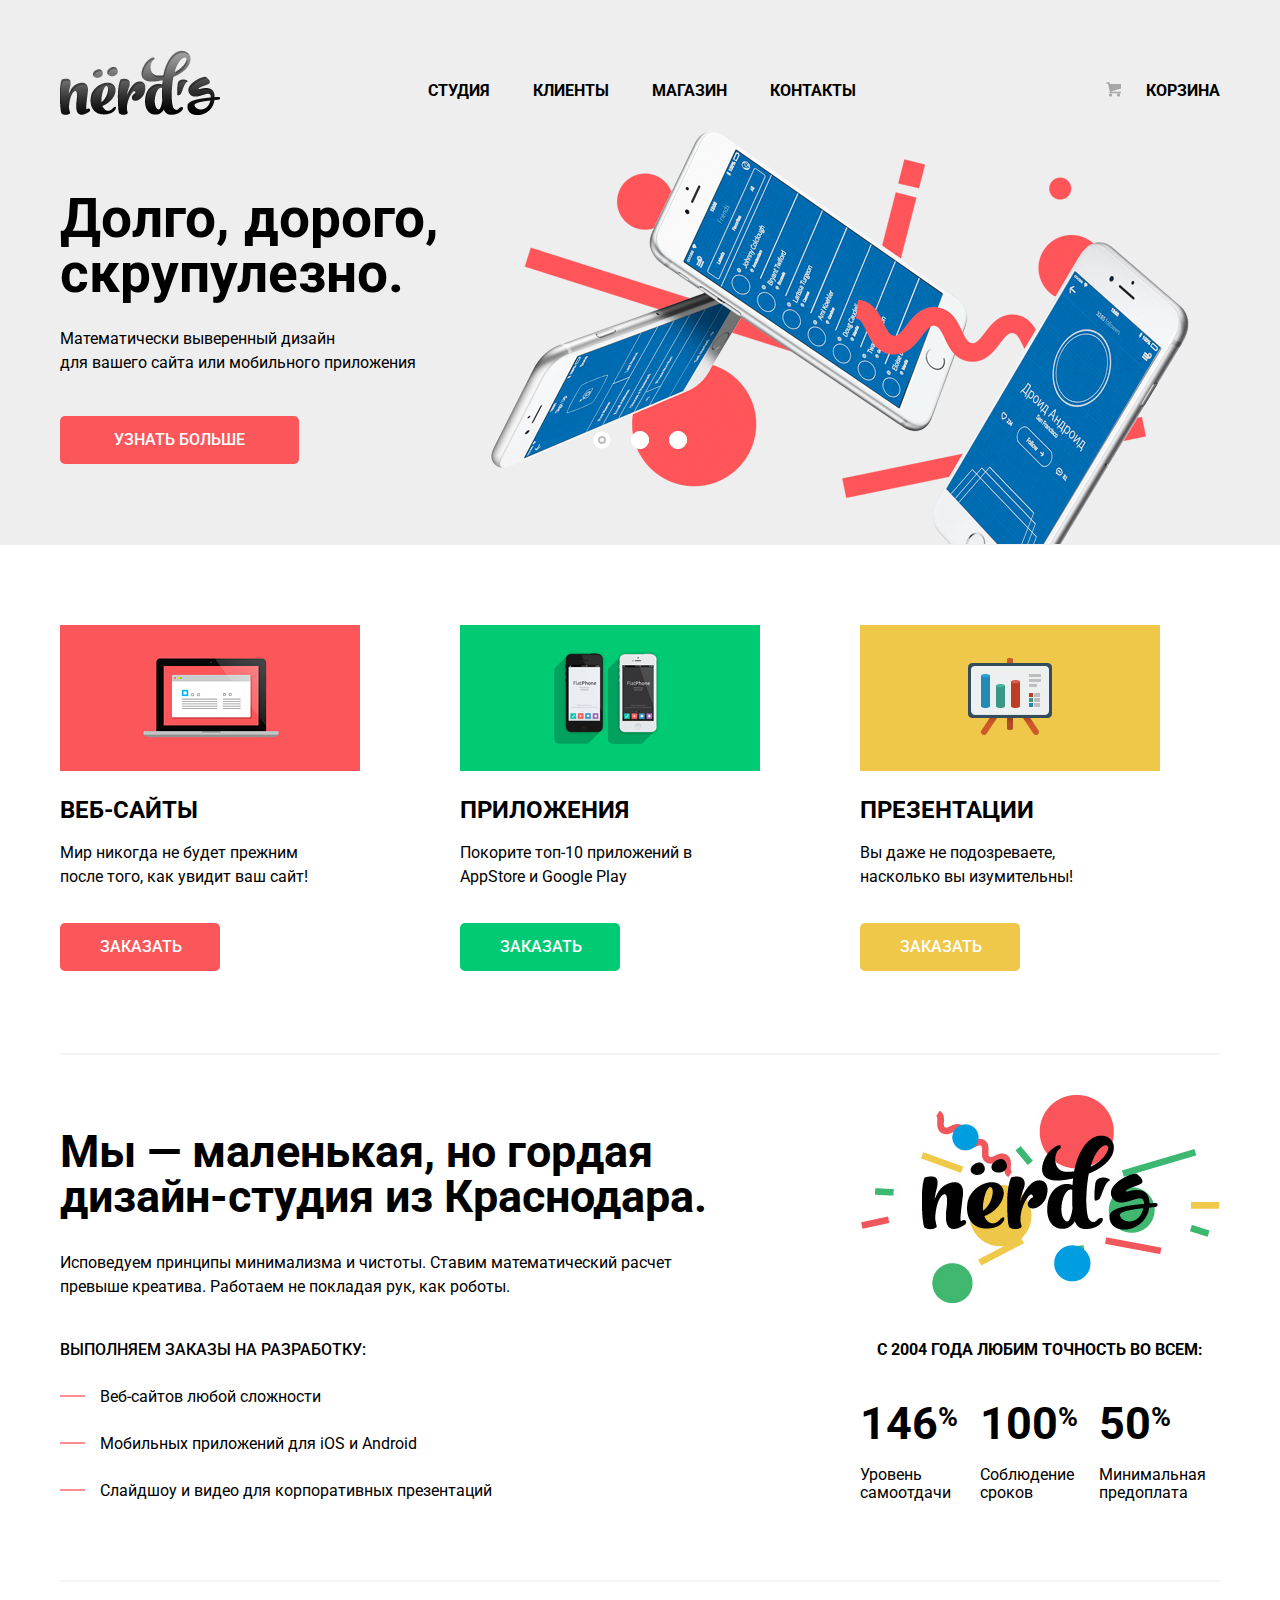
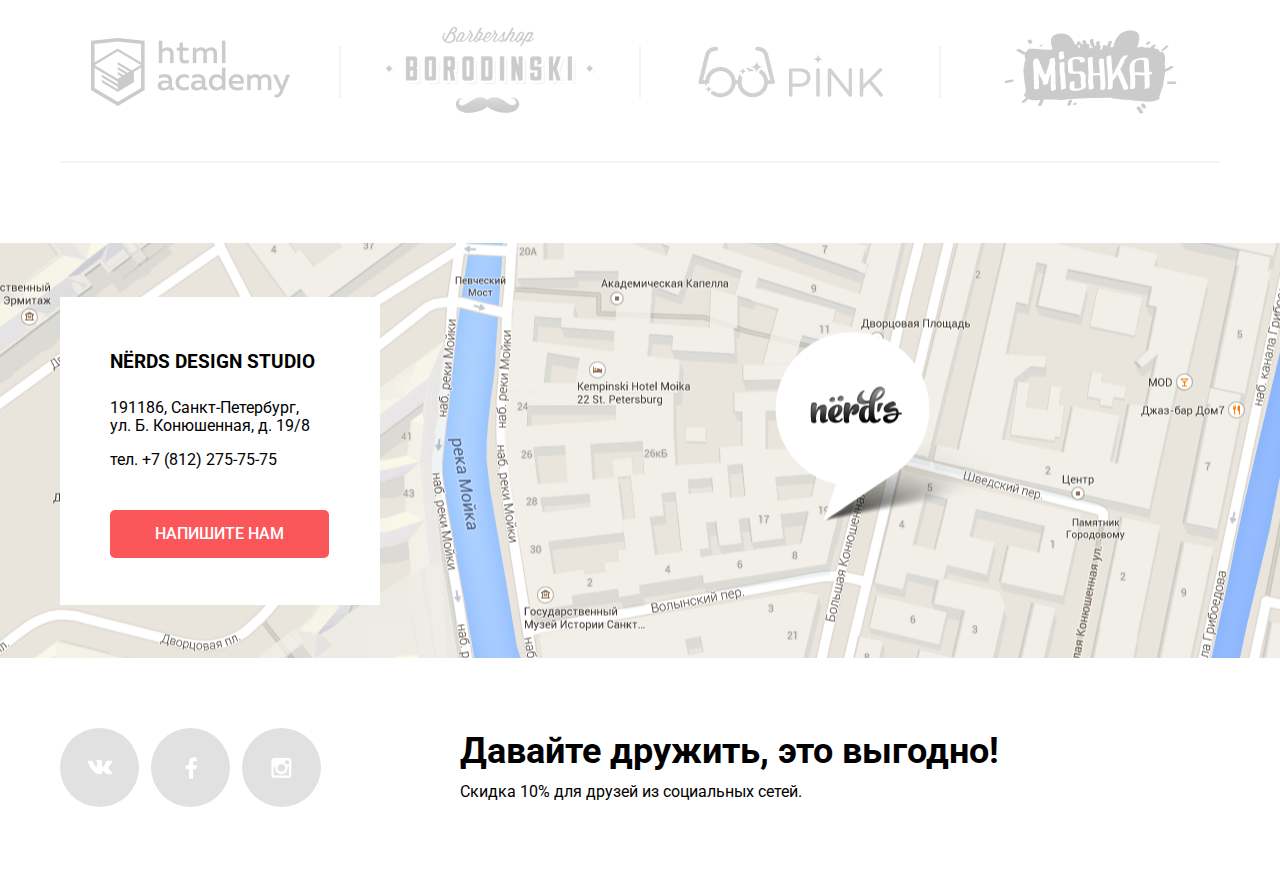
<file: index.html>
<!DOCTYPE html>
<html lang="ru">
  <head>
    <meta charset="utf-8">
    <title>HTML Academy: Нёрдс</title>
    <link href="css/normalize.css" rel="stylesheet">
    <link href="css/style.min.css" rel="stylesheet">
    <link href="https://fonts.googleapis.com/css?family=Roboto:400,400i,500,500i,700,700i&amp;subset=cyrillic" rel="stylesheet">
  </head>
  <body>
    <header class="main-header">
      <div class="container">
        <div class="header-top">
          <div class="header-logo">
            <a href="#"><img src="img/nerds-logo.png" width="160" height="65" alt="Nёrds"></a>
          </div>
          <nav class="main-navigation">
            <ul>
              <li>
                <a href="#">Студия</a>
              </li>
              <li>
                <a href="#">Клиенты</a>
              </li>
              <li>
                <a href="catalog.html">Магазин</a>
              </li>
              <li>
                <a href="#">Контакты</a>
              </li>
            </ul>
          </nav>
          <div class="header-cart">
            <a href="#">Корзина</a>
          </div>
        </div>
        <div class="slider-wrapper">
          <input type="radio" id="btn-1" name="toggle" checked>
          <input type="radio" id="btn-2" name="toggle">
          <input type="radio" id="btn-3" name="toggle">
          <div class="slider-controls">
            <label for="btn-1"></label>
            <label for="btn-2"></label>
            <label for="btn-3"></label>
          </div>
          <div class="slide slide-1">
            <div class="slide-text">
              <b class="slide-title">Долго, дорого,<br>
                скрупулезно.</b>
              <p>Математически выверенный дизайн<br>
                для вашего сайта или мобильного приложения</p>
              <a href="#" class="btn header-btn">Узнать больше</a>
            </div>
          </div>
          <div class="slide slide-2">
            <div class="slide-text">
              <b class="slide-title">Любим математику,<br>
                как никто другой</b>
              <p>Никакого креатива, только математические формулы<br>
                для расчета идеальных пропорций.</p>
              <a href="#" class="btn header-btn">Узнать больше</a>
            </div>
          </div>
          <div class="slide slide-3">
            <div class="slide-text">
              <b class="slide-title">Только ночь,<br>
                только хардкор</b>
              <p>Работать днем, как все? Мы против этого.<br>
                Ближе к полуночи работа только начинается.</p>
              <a href="#" class="btn header-btn">Узнать больше</a>
            </div>
          </div>
        </div>
      </div>
    </header>
    <main class="container">
      <div class="features">
        <div class="features-item features-item-site">
          <h2 class="features-title">Веб-сайты</h2>
          <p class="features-content">Мир никогда не будет прежним<br>
            после того, как увидит ваш сайт!</p>
          <a href="#" class="btn order-btn order-btn-red">Заказать</a>
        </div>
        <div class="features-item features-item-apps">
          <h2 class="features-title">Приложения</h2>
          <p class="features-content">Покорите топ-10 приложений в AppStore и Google Play</p>
          <a href="#" class="btn order-btn order-btn-green">Заказать</a>
        </div>
        <div class="features-item features-item-pres">
          <h2 class="features-title">Презентации</h2>
          <p class="features-content">Вы даже не подозреваете,<br>
            насколько вы изумительны!</p>
          <a href="#" class="btn order-btn order-btn-yellow">Заказать</a>
        </div>
      </div>
      <div class="about-us">
        <div class="about-left">
          <p class="about-left-title">Мы — маленькая, но гордая<br>
            дизайн-студия из Краснодара.</p>
          <p class="about-left-text">Исповедуем принципы минимализма и чистоты. Ставим математический расчет превыше креатива. Работаем не покладая рук, как роботы.</p>
          <h3 class="about-left-list-title">Выполняем заказы на разработку:</h3>
          <ul class="about-left-list">
            <li>Веб-сайтов любой сложности</li>
            <li>Мобильных приложений для iOS и Android</li>
            <li>Слайдшоу и видео для корпоративных презентаций</li>
          </ul>
        </div>
        <div class="about-right">
          <img src="img/nerds-illustration.jpg" width="360" height="208" alt="Nёrds">
          <h3 class="about-right-title">с 2004 года любим точность во всем:</h3>
          <div class="about-right-numbers">
            <ul>
              <li>
                <span>146<sup>%</sup></span>
                <p>Уровень самоотдачи</p>
              </li>
              <li>
                <span>100<sup>%</sup></span>
                <p>Соблюдение сроков</p>
              </li>
              <li>
                <span>50<sup>%</sup></span>
                <p>Минимальная предоплата</p>
              </li>
            </ul>
          </div>
        </div>
      </div>
      <div class="partners">
        <div class="partners-logo">
          <a href="https://htmlacademy.ru/intensive/htmlcss">
            <img src="img/html-academy-logo.png" width="199" height="68" alt="HTML Academy">
          </a>
        </div>
        <div class="partners-logo">
          <a href="#">
            <img src="img/barbershop-logo.png" width="209" height="90" alt="Barbershop Borodinski">
          </a>
        </div>
        <div class="partners-logo">
          <a href="#">
            <img src="img/pink-logo.png" width="185" height="52" alt="Pink">
          </a>
        </div>
        <div class="partners-logo">
          <a href="#" class="logo">
            <img src="img/mishka-logo.png" width="173" height="84" alt="Mishka">
          </a>
        </div>
      </div>
    </main>
    <div class="map-wrapper">
      <div class="map" id="map">
      </div>
      <div class="container">
        <div class="contacts">
            <h3 class="contacts-title">Nёrds design studio</h3>
            <p class="address">191186, Санкт-Петербург,<br>
              ул. Б. Конюшенная, д. 19/8</p>
            <p class="phone-number">тел. +7 (812) 275-75-75</p>
            <a href="write-us.html" class="btn contacts-btn">Напишите нам</a>
        </div>
      </div>
    </div>
    <footer class="main-footer container">
      <div class="social">
        <a href="#" class="social-btn vk"></a>
        <a href="#" class="social-btn facebook"></a>
        <a href="#" class="social-btn instagram"></a>
      </div>
      <div class="discount">
        <b class="footer-text">Давайте дружить, это выгодно!</b>
        <p>Скидка 10% для друзей из социальных сетей.</p>
      </div>
    </footer>
    <div class="write-us-popup container">
      <b class="write-us-title">Напишите нам</b>
      <a href="#" class="close-cross">Закрыть</a>
      <form action="#" method="post">
        <div class="write-forms">
          <div class="write-us-name">
            <label for="write-us-name">Ваше имя:</label>
            <input type="text" name="write-us-name" id="write-us-name" class="write-us-input" placeholder="Представьтесь, пожалуйста">
          </div>
          <div class="write-us-mail">
            <label for="write-us-mail">Ваш e-mail:</label>
            <input type="text" name="write-us-mail" id="write-us-mail" class="write-us-input" placeholder="Для отправки ответа">
          </div>
          <div class="write-us-text">
            <label for="write-us-text">Текст письма:</label>
            <textarea name="write-us-text" id="write-us-text" rows="5" class="write-us-input" placeholder="В свободной форме"></textarea>
          </div>
          <input type="submit" class="btn send-btn" value="Отправить">
        </div>
      </form>
    </div>
    <div class="popup-overlay"></div>
    <script src="http://api-maps.yandex.ru/2.1/?lang=ru_RU" type="text/javascript"></script>
    <script src="js/script.min.js"></script>
  </body>
</html>
</file>
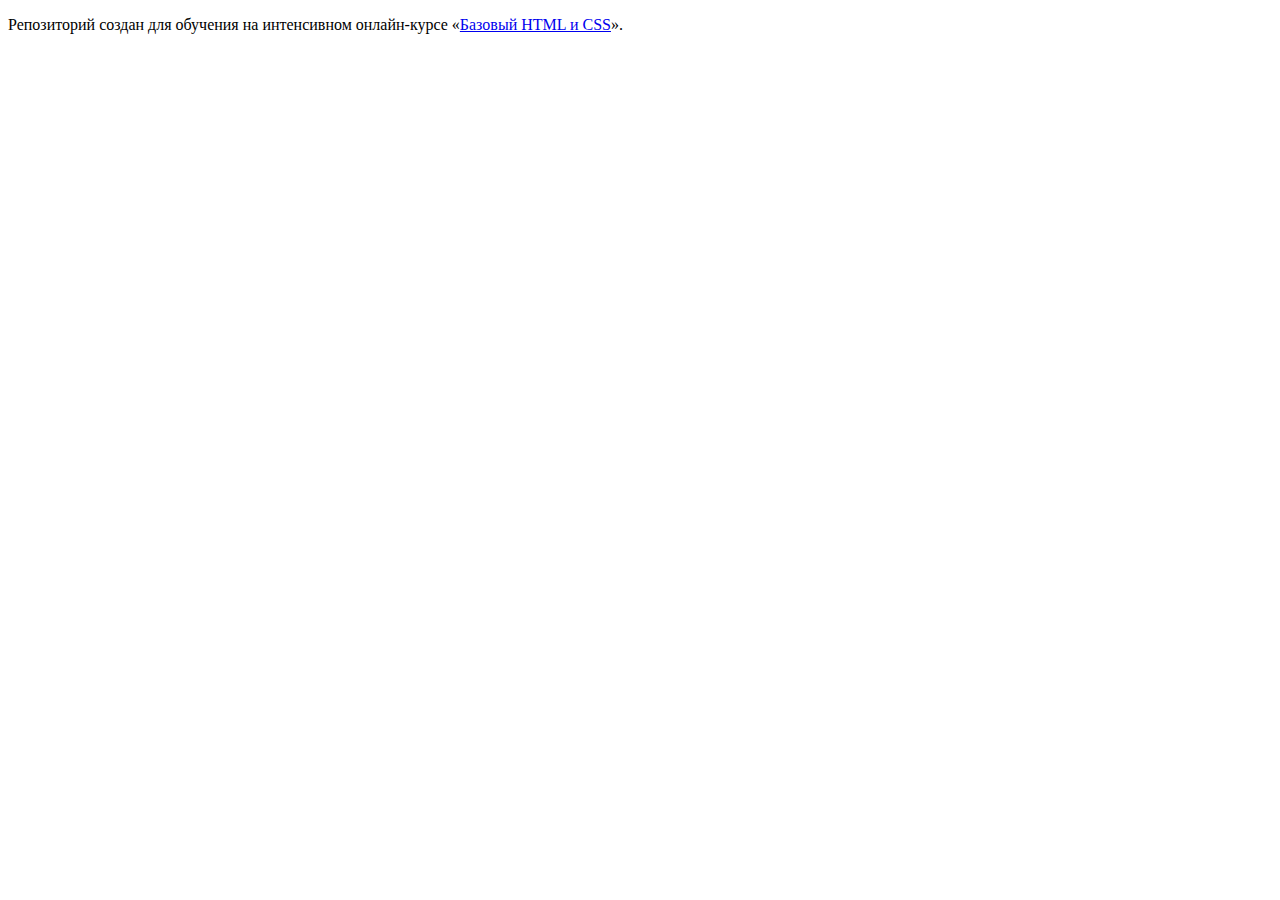
<file: master/index.html>
<!DOCTYPE html>
<html lang="ru">
  <head>
    <meta charset="utf-8">
    <title>HTML Academy: Нёрдс</title>
    <base href="https://htmlacademy-htmlcss.github.io/356335-nerds/master/">
</head>
  <body>

    <p>Репозиторий создан для обучения на интенсивном онлайн‑курсе «<a href="https://htmlacademy.ru/intensive/htmlcss">Базовый HTML и CSS</a>».</p>

  </body>
</html>
</file>
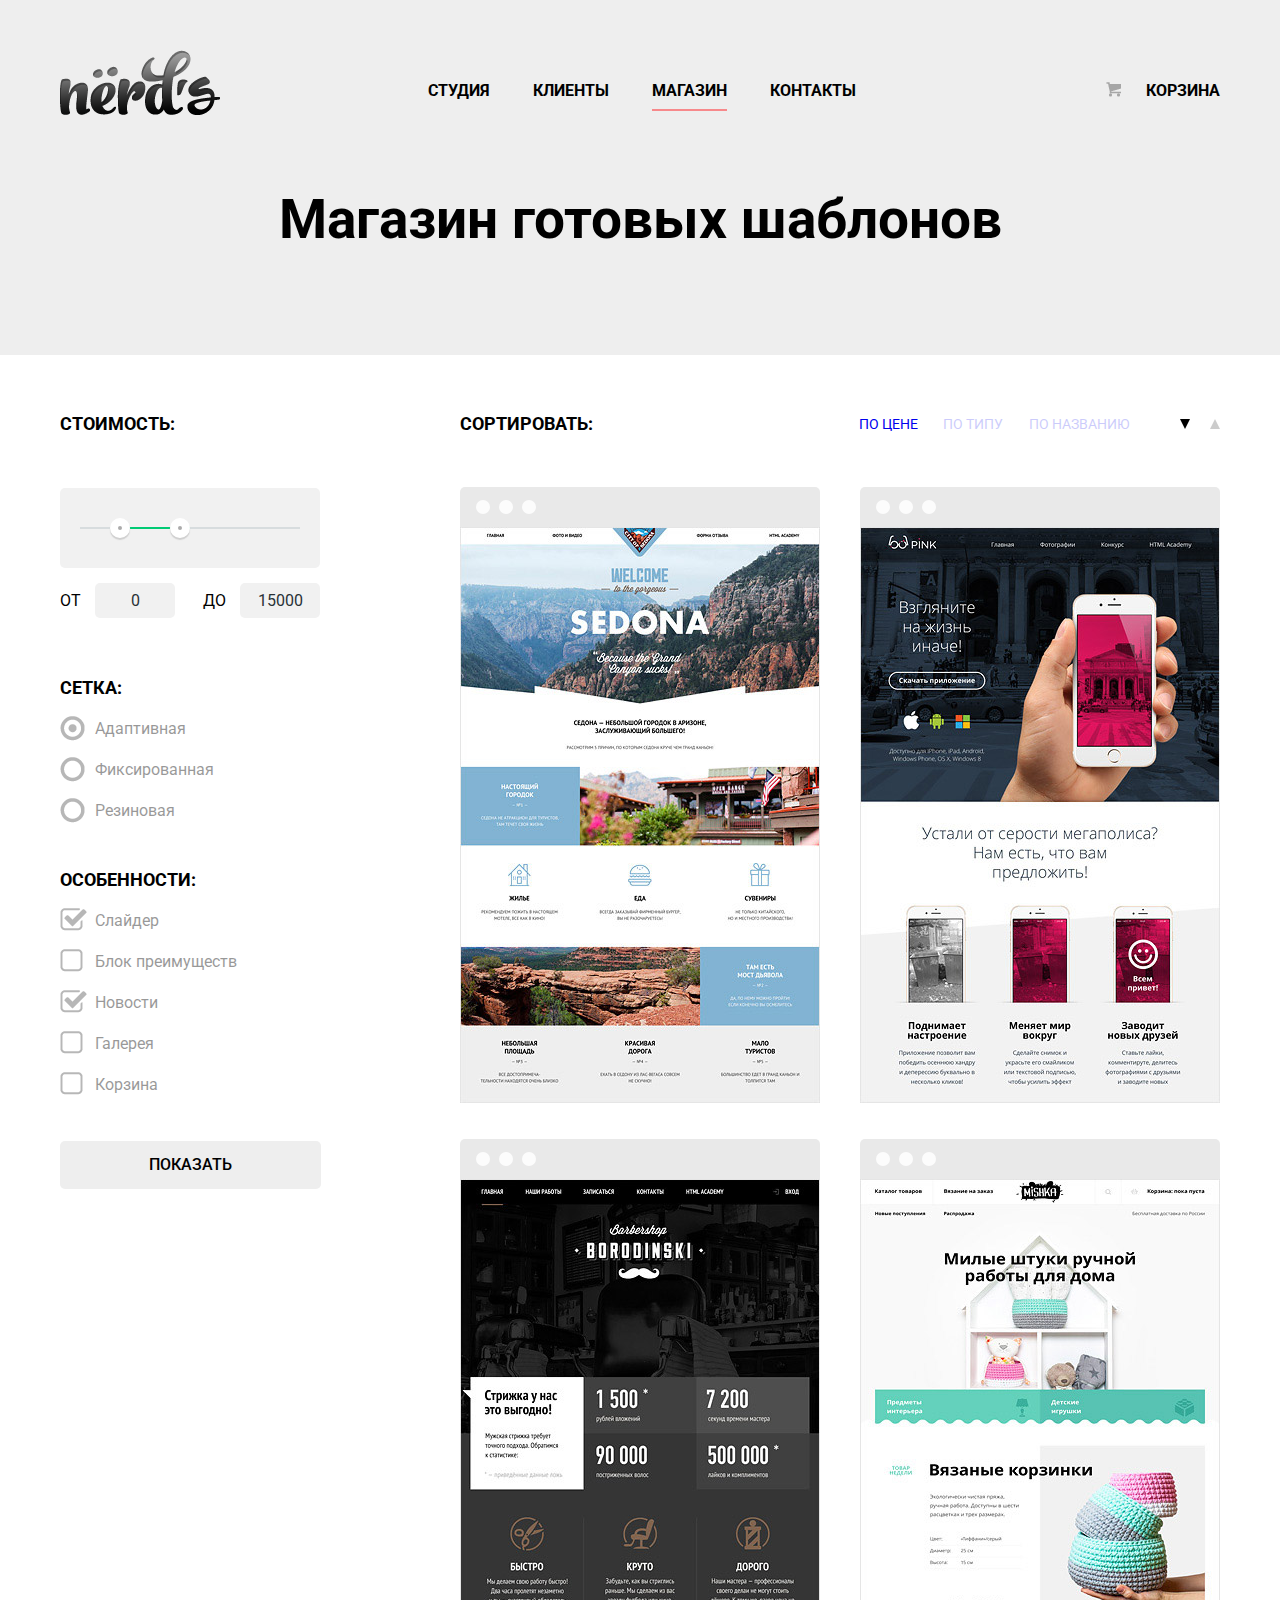
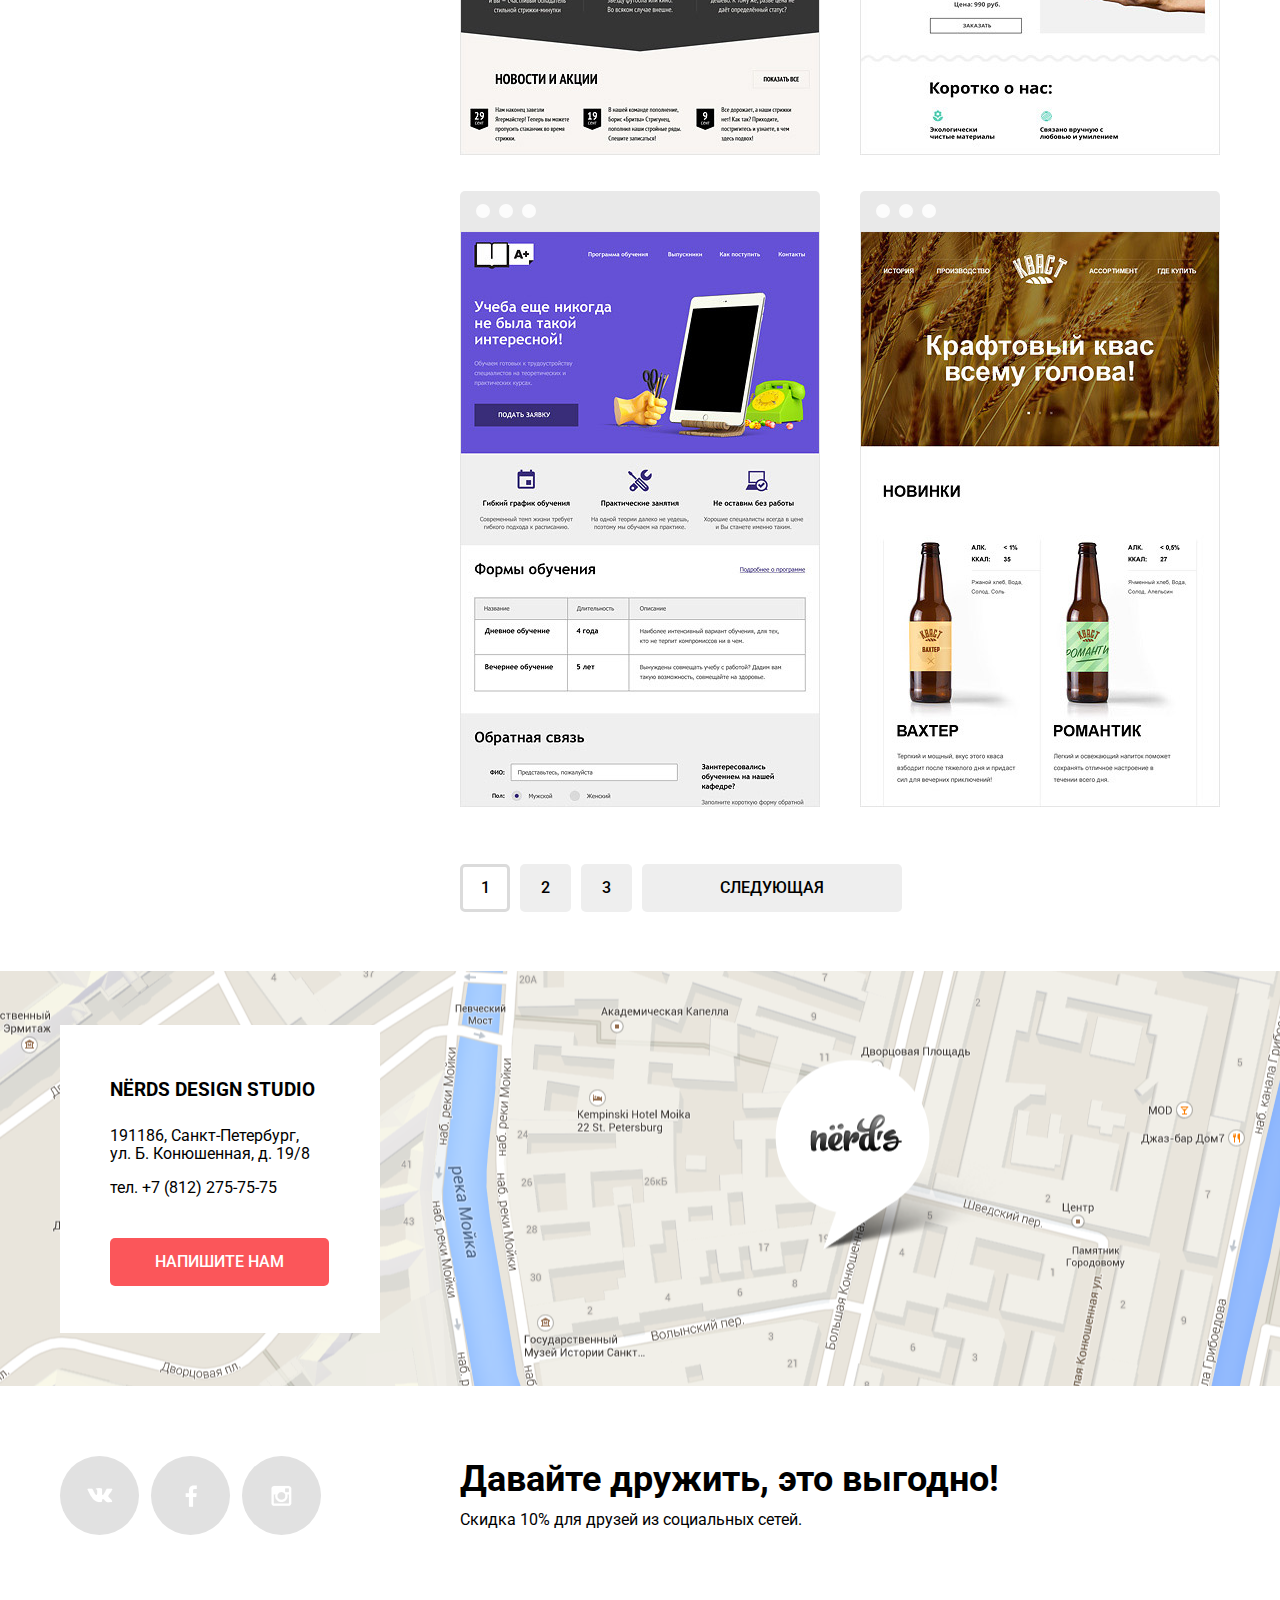
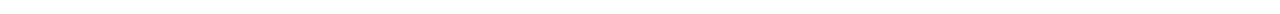
<file: catalog.html>
<!DOCTYPE html>
<html lang="ru">
  <head>
    <meta charset="utf-8">
    <title>HTML Academy: Нёрдс</title>
    <link href="css/normalize.css" rel="stylesheet">
    <link href="css/style.min.css" rel="stylesheet">
    <link href="https://fonts.googleapis.com/css?family=Roboto:400,400i,500,500i,700,700i&amp;subset=cyrillic" rel="stylesheet">
  </head>
  <body>
    <header class="main-header catalog-header">
      <div class="container">
        <div class="header-top">
          <div class="header-logo">
            <a href="index.html"><img src="img/nerds-logo.png" width="160" height="65" alt="Nёrds"></a>
          </div>
          <nav class="main-navigation">
            <ul>
              <li>
                <a href="#">Студия</a>
              </li>
              <li>
                <a href="#">Клиенты</a>
              </li>
              <li  class="main-navigation-active">
                <a>Магазин</a>
              </li>
              <li>
                <a href="#">Контакты</a>
              </li>
            </ul>
          </nav>
          <div class="header-cart">
            <a href="#">Корзина</a>
          </div>
        </div>
        <h1 class="catalog-header-title">Магазин готовых шаблонов</h1>
      </div>
    </header>
    <main class="container">
      <div class="catalog-wrapper">
        <div class="filter">
          <form action="form.php" method="post">
          <div class="filter-price">
            <p class="catalog-title">Стоимость:</p>
              <div class="range-filter">
                <div class="range-controls">
                  <div class="scale">
                    <div class="bar" style="margin-left: 20%; width: 30%"></div>
                  </div>
                  <div class="toggle toggle-min"></div>
                  <div class="toggle toggle-max"></div>
                </div>
                <div class="price-controls">
                  <label class="min-price">от <input name="min-price" type="text" value="0"></label>
                  <label class="max-price">до <input name="max-price" type="text" value="15000"></label>
                </div>
              </div>
          </div>
          <div class="filter-grid">
            <p class="catalog-title">Сетка:</p>
              <div class="radio-filter">
                <input type="radio" class="radio-input" id="adapt-radio" name="grid-radio" value="adapt" checked>
                <label for="adapt-radio" class="radio-label">Адаптивная</label>
              </div>
              <div class="radio-filter">
                <input type="radio" class="radio-input" id="fix-radio" name="grid-radio" value="fix">
                <label for="fix-radio" class="radio-label">Фиксированная</label>
              </div>
              <div class="radio-filter">
                <input type="radio" class="radio-input" id="rub-radio" name="grid-radio" value="rub">
                <label for="rub-radio" class="radio-label">Резиновая</label>
              </div>
          </div>
          <div class="filter-feat">
            <p class="catalog-title">Особенности:</p>
              <div class="checkbox-filter">
                <input type="checkbox" class="checkbox-input" id="slider-checkbox" name="features-check1" value="slider" checked>
                <label for="slider-checkbox" class="checkbox-label">Слайдер</label>
              </div>
              <div class="checkbox-filter">
                <input type="checkbox" class="checkbox-input" id="feat-block-checkbox" name="features-check2" value="feat-block">
                <label for="feat-block-checkbox" class="checkbox-label">Блок преимуществ</label>
              </div>
              <div class="checkbox-filter">
                <input type="checkbox" class="checkbox-input" id="news-checkbox" name="features-check3" value="news" checked>
                <label for="news-checkbox" class="checkbox-label">Новости</label>
              </div>
              <div class="checkbox-filter">
                <input type="checkbox" class="checkbox-input" id="gallery-checkbox" name="features-check4" value="gallery">
                <label for="gallery-checkbox" class="checkbox-label">Галерея</label>
              </div>
              <div class="checkbox-filter">
                <input type="checkbox" class="checkbox-input" id="cart-checkbox" name="features-check5" value="cart">
                <label for="cart-checkbox" class="checkbox-label">Корзина</label>
              </div>
          </div>
          <input type="submit" class="btn filter-btn" value="Показать">
        </form>
        </div>
        <div class="catalog-items">
          <div class="sorting">
            <b class="catalog-sorting-title">Сортировать:</b>
            <ul class="catalog-sorting">
              <li class="catalog-sorting-active">
                <a href="#">По цене</a>
              </li>
              <li>
                <a href="#">По типу</a>
              </li>
              <li>
                <a href="#">По названию</a>
              </li>
            </ul>
            <ul class="sorting-arrows">
              <li class="catalog-sorting-active">
                <a href="#" class="arrow arrow-down">Down</a>
              </li>
              <li>
                <a href="#" class="arrow arrow-up">Up</a>
              </li>
            </ul>
          </div>
          <div class="templates">
            <div class="template">
              <div class="template-browser"><i></i><i></i><i></i>
              </div>
              <div class="template-img">
                <img src="img/sedona-template.jpg" width="360" height="576" alt="Sedona">
                <div class="hover">
                  <a href="#" class="template-title">Sedona</a>
                  <p>Информационный сайт<br>
                    для туристов</p>
                  <a href="#" class="btn price-btn">9 900 руб.</a>
                </div>
              </div>
            </div>
            <div class="template">
              <div class="template-browser"><i></i><i></i><i></i>
              </div>
              <div class="template-img">
                <img src="img/pink-template.jpg" width="360" height="576" alt="Pink">
                <div class="hover pink-hover">
                  <a href="#" class="template-title">Pink App</a>
                  <p>Продуктовый лендинг<br>
                    приложения для iOS и Android</p>
                  <a href="#" class="btn price-btn">9 900 руб.</a>
                </div>
              </div>
            </div>
            <div class="template">
              <div class="template-browser"><i></i><i></i><i></i>
              </div>
              <div class="template-img">
                <img src="img/barbershop-template.jpg" width="360" height="576" alt="Barbershop Borodinski">
                <div class="hover barbershop-hover">
                  <a href="#" class="template-title">Barbershop</a>
                  <p>Сайт салоны красоты.<br>
                    Для мужчин, да.</p>
                  <a href="#" class="btn price-btn">9 900 руб.</a>
                </div>
              </div>
            </div>
            <div class="template">
              <div class="template-browser"><i></i><i></i><i></i>
              </div>
              <div class="template-img">
                <img src="img/mishka-template.jpg" width="360" height="576" alt="Mishka">
                <div class="hover mishka-hover">
                  <a href="#"  class="template-title">Mishka</a>
                  <p>Интернет-магазин<br>
                    вязаных игрушек</p>
                  <a href="#" class="btn price-btn">9 900 руб.</a>
                </div>
              </div>
            </div>
            <div class="template">
              <div class="template-browser"><i></i><i></i><i></i>
              </div>
              <div class="template-img">
                <img src="img/aplus-template.jpg" width="360" height="576" alt="A Plus">
                <div class="hover aplus-hover">
                  <a href="#" class="template-title">A Plus</a>
                  <p>Лендинг курсов повышения<br>
                    квалификации</p>
                  <a href="#" class="btn price-btn">9 900 руб.</a>
                </div>
              </div>
            </div>
            <div class="template">
              <div class="template-browser"><i></i><i></i><i></i>
              </div>
              <div class="template-img">
                <img src="img/kvast-template.jpg" width="360" height="576" alt="Кваст">
                <div class="hover kvast-hover">
                  <a href="#" class="template-title">Кваст</a>
                  <p>Промо-сайт производителя<br>
                    крафтового кваса</p>
                  <a href="#" class="btn price-btn">9 900 руб.</a>
                </div>
              </div>
            </div>
          </div>
          <div class="paginator">
            <ul>
              <li>
                <a class="btn paginator-active-btn">1</a>
              </li>
              <li>
                <a href="#" class="btn paginator-numbers-btn">2</a>
              </li>
              <li>
                <a href="#" class="btn paginator-numbers-btn">3</a>
              </li>
              <li>
                <a href="#" class="btn paginator-next-btn">Следующая</a>
              </li>
            </ul>
          </div>
        </div>
      </div>
    </main>
    <div class="map-wrapper map-wrapper-catalog">
      <div class="map" id="map">
      </div>
      <div class="container">
        <div class="contacts">
            <h3 class="contacts-title">Nёrds design studio</h3>
            <p class="address">191186, Санкт-Петербург,<br>
              ул. Б. Конюшенная, д. 19/8</p>
            <p class="phone-number">тел. +7 (812) 275-75-75</p>
            <a href="write-us.html" class="btn contacts-btn">Напишите нам</a>
        </div>
      </div>
    </div>
    <footer class="main-footer container">
      <div class="social">
        <a href="#" class="social-btn vk"></a>
        <a href="#" class="social-btn facebook"></a>
        <a href="#" class="social-btn instagram"></a>
      </div>
      <div class="discount">
        <b class="footer-text">Давайте дружить, это выгодно!</b>
        <p>Скидка 10% для друзей из социальных сетей.</p>
      </div>
    </footer>
    <div class="write-us-popup container">
      <b class="write-us-title">Напишите нам</b>
      <a href="#" class="close-cross">Закрыть</a>
      <form action="#" method="post">
        <div class="write-forms">
          <div class="write-us-name">
            <label for="write-us-name">Ваше имя:</label>
            <input type="text" name="write-us-name" id="write-us-name" class="write-us-input" placeholder="Представьтесь, пожалуйста">
          </div>
          <div class="write-us-mail">
            <label for="write-us-mail">Ваш e-mail:</label>
            <input type="text" name="write-us-mail" id="write-us-mail" class="write-us-input" placeholder="Для отправки ответа">
          </div>
          <div class="write-us-text">
            <label for="write-us-text">Текст письма:</label>
            <textarea name="write-us-text" id="write-us-text" rows="5" class="write-us-input" placeholder="В свободной форме"></textarea>
          </div>
          <input type="submit" class="btn send-btn" value="Отправить">
        </div>
      </form>
    </div>
    <div class="popup-overlay"></div>
    <script src="http://api-maps.yandex.ru/2.1/?lang=ru_RU" type="text/javascript"></script>
    <script src="js/script.min.js"></script>
  </body>
</html>
</file>
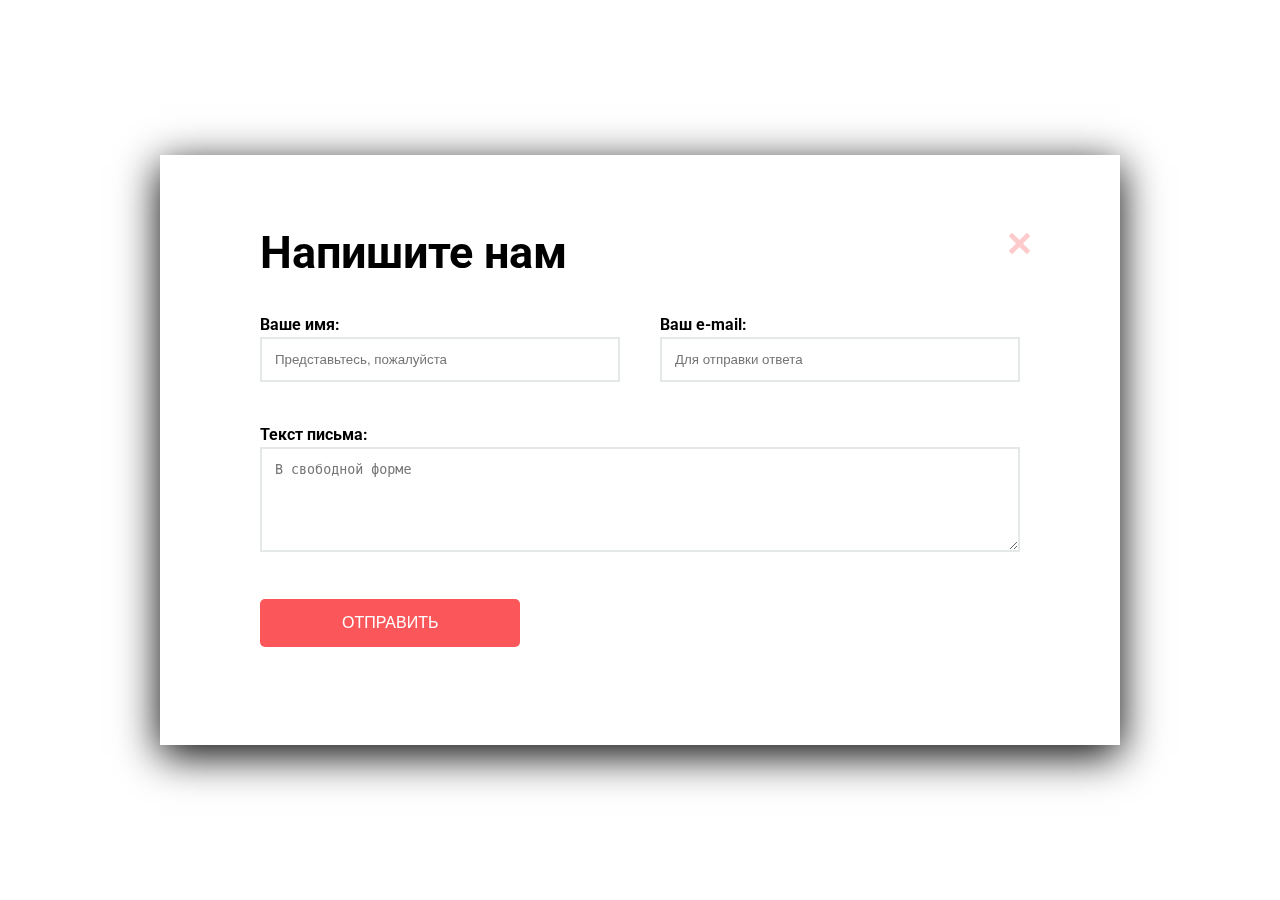
<file: write-us.html>
<!DOCTYPE html>
<html lang="ru">
  <head>
    <meta charset="utf-8">
    <title>HTML Academy: Нёрдс</title>
    <link href="css/normalize.css" rel="stylesheet">
    <link href="css/style.css" rel="stylesheet">
    <link href="https://fonts.googleapis.com/css?family=Roboto:400,400i,500,500i,700,700i&amp;subset=cyrillic" rel="stylesheet">
  </head>
  <body>
    <div class="write-us-popup container" style="display: block">
      <b class="write-us-title">Напишите нам</b>
      <a href="index.html" class="close-cross">Закрыть</a>
      <form action="#" method="post">
        <div class="write-forms">
          <div class="write-us-name">
            <label for="write-us-name">Ваше имя:</label>
            <input type="text" name="write-us-name" id="write-us-name" class="write-us-input" placeholder="Представьтесь, пожалуйста">
          </div>
          <div class="write-us-mail">
            <label for="write-us-mail">Ваш e-mail:</label>
            <input type="text" name="write-us-mail" id="write-us-mail" class="write-us-input" placeholder="Для отправки ответа">
          </div>
          <div class="write-us-text">
            <label for="write-us-text">Текст письма:</label>
            <textarea name="write-us-text" id="write-us-text" rows="5" class="write-us-input" placeholder="В свободной форме"></textarea>
          </div>
          <input type="submit" class="btn send-btn" value="Отправить">
        </div>
      </form>
    </div>
  </body>
</html>
</file>
<file: css/style.css>
body {
  font-family: "Roboto", "Arial", sans-serif;
  font-size: 16px;
  line-height: 24px;
  color: #000000;
  font-weight: 400;
  min-width: 1200px;
  padding: 0;
  margin: 0;
}

h2 {
  font-size: 24px;
  font-weight: 700;
  line-height: 30px;
  text-transform: uppercase;
}

h3 {
  font-weight: 700;
  text-transform: uppercase;
}

a:visited {
  color: #000000;
}

a:focus {
  outline: 1px dashed #000000;
}

.container {
  width: 1200px;
  margin: 0 auto;
  padding: 0 20px 0;
  -webkit-box-sizing: border-box;
          box-sizing: border-box;
}

.main-header {
  min-height: 545px;
  padding-top: 50px;
  background-color: #eeeeee;
  -webkit-box-sizing: border-box;
          box-sizing: border-box;
}

.header-top {
  min-height: 65px;
  min-width: 1100px;
  display: -webkit-box;
  display: -ms-flexbox;
  display: flex;
  -webkit-box-pack: justify;
      -ms-flex-pack: justify;
          justify-content: space-between;
  -webkit-box-align: center;
      -ms-flex-align: center;
          align-items: center;
}

.header-logo {
  width: 160px;
  height: 65px;
}

.main-navigation ul {
  margin: 0;
  padding: 0 42px 0 0;
  display: -webkit-box;
  display: -ms-flexbox;
  display: flex;
  -webkit-box-pack: justify;
      -ms-flex-pack: justify;
          justify-content: space-between;
  -ms-flex-wrap: wrap;
      flex-wrap: wrap;
}

.main-navigation li {
  display: inline-block;
  padding-top: 16px;
  list-style: none;
  position: relative;
}

.main-navigation li:not(:first-child) {
  margin-left: 43px;
}

.main-navigation a {
  display: block;
  text-decoration: none;
  text-transform: uppercase;
  font-weight: 700;
  color: #000000;
}

.main-navigation-active::after {
  content: "";
  position: absolute;
  display: block;
  background-color: #f7898b;
  height: 2px;
  width: 100%;
  bottom: -8px;
}

.main-navigation a:hover,
.header-cart a:hover {
    color: #fb565a;
}

.main-navigation a:active,
.header-cart a:active {
    color: #cdcdcd;
}

.main-navigation-active a:hover,
.main-navigation-active a:active {
  color: #000000;
}

.header-cart {
  position: relative;
  padding-top: 16px;
  padding-left: 40px;
}

.header-cart a {
  display: inline-block;
  text-decoration: none;
  text-transform: uppercase;
  font-weight: 700;
  color: #000000;
}

.header-cart a::before {
  content: "";
  position: absolute;
  top: 19px;
  left: 0;
  height: 15px;
  width: 15px;
  background: url("../img/icons.png") no-repeat;
  background-position: -49px -5px;
  opacity: 0.3;
}

.catalog-header {
   min-height: 355px;
 }

.catalog-header-title {
  min-height: 148px;
  text-align: center;
  font-size: 55px;
  font-weight: 700;
  padding: 92px 0 0;
  margin: 0;
}

.slider-wrapper {
  min-height: 430px;
  width: 1160px;
  position: relative;
}

.slider-wrapper input[type=radio] {
    position:absolute;
    opacity:0;
}

.slider-controls {
  position: absolute;
  bottom: 96px;
  left: 50%;
  width: 200px;
  height: 18px;
  z-index: 100;
  margin-left: -100px;
  text-align: center;
}

.slider-controls label {
  display: inline-block;
  width: 18px;
  height: 18px;
  margin: 0 8px;
  background: white;
  -webkit-box-shadow: inset 0 0 0 5px #ffffff;
          box-shadow: inset 0 0 0 5px #ffffff;
  -webkit-box-sizing: border-box;
          box-sizing: border-box;
  vertical-align: top;
  border-radius: 50%;
  cursor: pointer;
}

#btn-1:checked ~ .slider-controls label[for="btn-1"],
#btn-2:checked ~ .slider-controls label[for="btn-2"],
#btn-3:checked ~ .slider-controls label[for="btn-3"] {
  -webkit-box-shadow: inset 0 0 0 5px #ffffff, inset 0 0 0 7px #bebebe;
          box-shadow: inset 0 0 0 5px #ffffff, inset 0 0 0 7px #bebebe;
}

.slide {
  top: 0;
  left: 0;
  width: 100%;
  height: 100%;
  background-repeat: no-repeat;
}

.slide-1 {
  background-image: url("../img/slide1.png");
  background-position: 431px 100%;
  background-color: #eeeeee;
}

.slide-2 {
  background-image: url("../img/slide2.png");
  background-position: 496px 100%;
  background-color: #eeeeee;
}

.slide-3 {
  background-image: url("../img/slide3.png");
  background-position: 400px 100%;
  background-color: #eeeeee;
}

.slide {
  display: none;
}

#btn-1:checked ~ .slide-1 {
  display: block;
}

#btn-2:checked ~ .slide-2 {
  display: block;
}

#btn-3:checked ~ .slide-3 {
display: block;
}

.slide-text {
  padding: 76px 0 80px;
  -webkit-box-sizing: border-box;
          box-sizing: border-box;
}

.slide-text p {
  margin: 26px 0 41px;
}

.slide-title {
  font-size: 55px;
  line-height: 55px;
}

.slide-1 .slide-text,
.slide-3 .slide-text {
  max-width: 460px;
}

.slide-2 .slide-text {
  max-width: 560px;
}

.btn {
  font-weight: 500;
  font-size: 16px;
  line-height: 18px;
  min-width: 50px;
  text-decoration: none;
  text-transform: uppercase;
  text-align: center;
  vertical-align: top;
  border: none;
  cursor: pointer;
  display: inline-block;
  border-radius: 5px;
  -webkit-box-sizing: border-box;
          box-sizing: border-box;
}

.btn:focus {
  outline: 1px dashed #000000;
}

.filter-btn {
  margin-top: 44px;
  padding: 15px 89px;
  font-weight: 500;
  font-family: "Roboto", "Arial", sans-serif;
  color: #000000;
  background-color: #eeeeee;
}

.filter-btn:hover,
.paginator-numbers-btn:hover,
.paginator-next-btn:hover {
  background-color: #dfdfdf;
}

.filter-btn:active,
.paginator-numbers-btn:active,
.paginator-next-btn:active {
  -webkit-box-shadow: inset 0 3px 0 0;
          box-shadow: inset 0 3px 0 0;
  color: #cccccc;
}

.paginator-numbers-btn {
  padding: 15px 21px;
  background-color: #eeeeee;
  color: #000000;
}

.paginator-active-btn {
  background: none;
  border: 3px solid #dbdbdb;
  min-width: 50px;
  padding: 12px 0;
  cursor: default;
}

.paginator-next-btn {
  padding: 15px 78px;
  background-color: #eeeeee;
  color: #000000;
}

a.contacts-btn {
  background-color: #fb565a;
  color: #ffffff;
  white-space: nowrap;
  padding: 15px 45px;
}

a.contacts-btn:hover {
  background-color: #e74246;
}

a.contacts-btn:active {
  color: #df5f62;
  -webkit-box-shadow: inset 0 3px 0 0 #c13135;
          box-shadow: inset 0 3px 0 0 #c13135;
}

a.price-btn {
  padding: 15px 62px;
  margin: 29px 0 43px;
  background-color: #fb565a;
  color: #ffffff;
}

a.price-btn:hover {
  background-color: #e74246;
}

a.price-btn:active {
  color: #ffffff;
  -webkit-box-shadow: inset 0 3px 0 0 #c13135;
          box-shadow: inset 0 3px 0 0 #c13135;
}

a.header-btn {
  background-color: #fb565a;
  color: #ffffff;
  padding: 15px 54px;
}

a.header-btn:hover {
  background-color: #e74246;
}

a.header-btn:active {
  color: #df5f62;
  -webkit-box-shadow: inset 0 3px 0 0 #c13135;
          box-shadow: inset 0 3px 0 0 #c13135;
}

a.order-btn {
  padding: 15px 40px;
  width: 160px;
  color: #ffffff;
}

a.order-btn-red {
  background-color: #fb565a;
}

a.order-btn-red:hover {
  background-color: #e74246;
}

a.order-btn-red:active {
  color: #df5f62;
  -webkit-box-shadow: inset 0 3px 0 0 #c13135;
          box-shadow: inset 0 3px 0 0 #c13135;
}

a.order-btn-green {
  background-color: #00ca74;
}

a.order-btn-green:hover {
  background-color: #00bc6c;
}

a.order-btn-green:active {
  color: #56be8b;
  -webkit-box-shadow: inset 0 3px 0 0 #009958;
          box-shadow: inset 0 3px 0 0 #009958;
}

a.order-btn-yellow {
  background-color: #efc84a;
}

a.order-btn-yellow:hover {
  background-color: #eab534;
}

a.order-btn-yellow:active {
  color: #ebbc68;
  -webkit-box-shadow: inset 0 3px 0 0 #deb96a;
          box-shadow: inset 0 3px 0 0 #deb96a;
}

.send-btn {
  padding: 15px 82px;
  background-color: #fb565a;
  color: #ffffff;
}

.send-btn:hover {
  background-color: #e74246;
}

.send-btn:active {
  color: #df5f62;
  -webkit-box-shadow: inset 0 3px 0 0 #c13135;
          box-shadow: inset 0 3px 0 0 #c13135;
}

.features {
  margin-top: 80px;
  min-width: 1100px;
  display: -webkit-box;
  display: -ms-flexbox;
  display: flex;
  padding-right: 60px;
  -webkit-box-pack: justify;
      -ms-flex-pack: justify;
          justify-content: space-between;
  border-bottom: 2px solid #f4f4f4;
}

.features-item {
  min-height: 428px;
  width: 300px;
}

.features-title {
  font-size: 24px;
  text-transform: uppercase;
  padding: 170px 0 0 0;
  margin: 0;
}

.features-content {
  margin-bottom: 34px;
}

.features-item-site {
  background: url("../img/index-feat-illustration-1.png") no-repeat;
}

.features-item-apps {
  background: url("../img/index-feat-illustration-2.png") no-repeat;
}

.features-item-pres {
  background: url("../img/index-feat-illustration-3.png") no-repeat;
}

.about-us {
  margin-top: 40px;
  display: -webkit-box;
  display: -ms-flexbox;
  display: flex;
  -webkit-box-pack: justify;
      -ms-flex-pack: justify;
          justify-content: space-between;
  border-bottom: 2px solid #f4f4f4;
}

.about-left {
   width: 660px;
   min-height: 485px;
 }

.about-left-title {
  font-size: 45px;
  line-height: 45px;
  margin-top: 34px;
  font-weight: 700;
  margin-bottom: 32px;
}

.about-left-list-title {
  margin-top: 39px;
  font-size: 16px;
  font-weight: 500;
}

.about-left-list {
  padding: 0 40px 0;
  margin: 0;
}

.about-left-list li {
  list-style: none;
  margin: 23px 0 0 0;
  position: relative;
}

.about-left-list li::before {
  content: "";
  width: 25px;
  height: 2px;
  background-color: #fc8e91;
  position: absolute;
  top: 10px;
  left: -40px;
}

.about-right {
   max-width: 360px;
   min-height: 485px;
 }

 .about-right img {
   width: 100%;
 }

.about-right-title {
  padding: 0;
  text-align: center;
  font-size: 16px;
  margin-top: 28px;
}

.about-right-numbers ul {
  padding: 0;
  margin: 50px 0 0;
  display: -webkit-box;
  display: -ms-flexbox;
  display: flex;
  -webkit-box-pack: justify;
      -ms-flex-pack: justify;
          justify-content: space-between;
  list-style: none;
}

.about-right-numbers li:not(:first-child) {
  margin-left: 25px;
}

.about-right-numbers span {
  font-size: 45px;
  font-weight: 700;
  position: relative;
}

.about-right-numbers sup {
  position: absolute;
  top: 20px;
  font-size: 27px;
}

.about-right-numbers p {
  margin: 20px 0 0;
  line-height: 18px;
}

.partners {
   display: -webkit-box;
   display: -ms-flexbox;
   display: flex;
   -webkit-box-pack: justify;
       -ms-flex-pack: justify;
           justify-content: space-between;
   border-bottom: 2px solid #f4f4f4;
 }

.partners-logo {
   min-height: 179px;
   min-width: 260px;
   text-align: center;
   position: relative;
   display: -webkit-box;
   display: -ms-flexbox;
   display: flex;
   -webkit-box-align: center;
       -ms-flex-align: center;
           align-items: center;
   -ms-flex-pack: distribute;
       -webkit-box-pack: center;
           justify-content: center;
   -webkit-box-orient: vertical;
   -webkit-box-direction: normal;
       -ms-flex-direction: column;
           flex-direction: column;
 }

.partners-logo a {
  display: inline-block;
  opacity: 0.2;
  line-height: 8px;
}

.partners-logo a:hover {
  opacity: 1;
}

.partners-logo a:active {
  opacity: 0.1;
}

.partners-logo:not(:first-child)::before {
  content: "";
  height: 52px;
  width: 2px;
  background-color: #f4f4f4;
  position: absolute;
  top: 64px;
  left: -21px;
}

.map-wrapper {
  height: 415px;
  margin-top: 80px;
  background-image: url("../img/map-background.jpg");
  background-color: #f1efe8;
  background-repeat: no-repeat;
  background-position: -45px;
  -webkit-box-sizing: border-box;
          box-sizing: border-box;
  display: -webkit-box;
  display: -ms-flexbox;
  display: flex;
  -webkit-box-align: center;
      -ms-flex-align: center;
          align-items: center;
  position: relative;
}

.map-wrapper .container {
  position: absolute;
  left: 50%;
  -webkit-transform: translateX(-50%);
          transform: translateX(-50%);
  top: 54px;
}

.map-wrapper-catalog {
  margin-top: 59px;
}

.map {
  height: 416px;
  width: 100%;
}

.contacts {
  width: 320px;
  min-height: 308px;
  padding: 34px 50px 0;
  -webkit-box-sizing: border-box;
          box-sizing: border-box;
  background-color: #ffffff;
  position: absolute;
  top: 0;
  left: 20px;
}

.contacts-title h3 {
  font-size: 18px;
  font-weight: 700;
  padding: 45px 0 0;
}

.contacts p {
  font-size: 16px;
  line-height: 18px;
}

.address {
  margin-top: 25px;
}

.phone-number {
  margin-bottom: 41px;
}

.main-footer {
  margin-top: 70px;
  height: 158px;
  display: -webkit-box;
  display: -ms-flexbox;
  display: flex;
  -webkit-box-pack: justify;
      -ms-flex-pack: justify;
          justify-content: space-between;
}

.social {
  display: -webkit-box;
  display: -ms-flexbox;
  display: flex;
  -webkit-box-pack: justify;
      -ms-flex-pack: justify;
          justify-content: space-between;
  height: 79px;
}

a.social-btn {
  display: inline-block;
  height: 79px;
  width: 79px;
  background-color: #e1e1e1;
  border-radius: 100%;
  position: relative;
}

a.social-btn:focus {
  outline: 1px dashed #000000;
}

a.social-btn:not(:first-child) {
  margin-left: 12px;
}

a.social-btn:hover {
  background-color: #e74246;
}

a.social-btn:active {
  background-color: #d7373b;
  -webkit-box-shadow: inset 0 3px 0 0 #c8474a;
          box-shadow: inset 0 3px 0 0 #c8474a;
}

.vk:before,
.facebook:before,
.instagram:before {
  content: "";
  top: 0;
  bottom: 0;
  left: 0;
  right: 0;
  margin: auto;
  position: absolute;
}

.vk::before {
  height: 15px;
  width: 26px;
  background: transparent url("../img/icons.png") no-repeat;
  background-position: -136px -5px;
}

.vk:active::before {
  background-position: -172px -5px;
}

.facebook::before {
  height: 22px;
  width: 12px;
  background: transparent url("../img/icons.png") no-repeat;
  background-position: -5px -5px;
}

.facebook:active::before {
  background-position: -27px -5px;
}

.instagram::before {
  height: 21px;
  width: 21px;
  background: transparent url("../img/icons.png") no-repeat;
  background-position: -74px -5px;
}

.instagram:active::before {
  background-position: -105px -5px;
}

.discount {
  min-width: 560px;
  max-width: 580px;
  height: 74px;
  margin-right: 200px;
  padding-top: 5px;
}

.footer-text {
  font-size: 36px;
  line-height: 36px;
}

.discount p {
  margin: 10px 0 75px;
}

@-webkit-keyframes open-popup {
  0%   {
    -webkit-transform: translateX(-2000px);
            transform: translateX(-2000px);
  }
  70%  {
    -webkit-transform: translateX(30px);
            transform: translateX(30px);
  }
  90%  {
    -webkit-transform: translateX(-10px);
            transform: translateX(-10px);
  }
  100% {
    -webkit-transform: translateX(0);
            transform: translateX(0);
  }
}

@keyframes open-popup {
  0%   {
    -webkit-transform: translateX(-2000px);
            transform: translateX(-2000px);
  }
  70%  {
    -webkit-transform: translateX(30px);
            transform: translateX(30px);
  }
  90%  {
    -webkit-transform: translateX(-10px);
            transform: translateX(-10px);
  }
  100% {
    -webkit-transform: translateX(0);
            transform: translateX(0);
  }
}

@-webkit-keyframes shake {
  0%, 100% {
    -webkit-transform: translateX(0);
            transform: translateX(0);
  }
  10%, 30%, 50%, 70%, 90% {
    -webkit-transform: translateX(-10px);
            transform: translateX(-10px);
  }
  20%, 40%, 60%, 80% {
    -webkit-transform: translateX(10px);
            transform: translateX(10px);
  }
}

@keyframes shake {
  0%, 100% {
    -webkit-transform: translateX(0);
            transform: translateX(0);
  }
  10%, 30%, 50%, 70%, 90% {
    -webkit-transform: translateX(-10px);
            transform: translateX(-10px);
  }
  20%, 40%, 60%, 80% {
    -webkit-transform: translateX(10px);
            transform: translateX(10px);
  }
}

.write-us-popup {
  display: none;
  -webkit-box-shadow: 0 10px 40px #000000;
          box-shadow: 0 10px 40px #000000;
  background-color: #ffffff;
  width: 960px;
  height: 590px;
  padding: 75px 100px 0;
  position: fixed;
  z-index: 200;
  top: 0;
  left: 0;
  right: 0;
  bottom: 0;
  margin:auto;
}

.popup-overlay {
  display: none;
  position: fixed;
  width: 100%;
  height: 100%;
  background-color: #000000;
  opacity: 0.5;
  z-index: 150;
  top: 0;
  left: 0;
}

.popup-overlay-show {
  display: block;
}

.write-us-popup-show {
  display: block;
  -webkit-animation: open-popup 0.6s;
          animation: open-popup 0.6s;
}

.write-us-popup-error {
  -webkit-animation: shake 0.6s;
          animation: shake 0.6s;
}

.close-cross {
  text-indent: -99999px;
  opacity: 0.3;
  width: 21px;
  height: 21px;
  background: url("../img/close-cross.png");
  position: absolute;
  top: 78px;
  right: 90px;
}

.close-cross:hover {
  opacity: 1;
}

.close-cross:active {
  opacity: 0.1;
}

.write-forms {
  width: 760px;
  min-height: 265px;
  display: -webkit-box;
  display: -ms-flexbox;
  display: flex;
  -webkit-box-pack: justify;
      -ms-flex-pack: justify;
          justify-content: space-between;
  -ms-flex-wrap: wrap;
      flex-wrap: wrap;
  -ms-flex-negative: 0;
      flex-shrink: 0;
}

.write-us-name {
  width: 360px;
  height: 90px;
  display: -webkit-box;
  display: -ms-flexbox;
  display: flex;
  -webkit-box-pack: justify;
      -ms-flex-pack: justify;
          justify-content: space-between;
  -webkit-box-orient: vertical;
  -webkit-box-direction: normal;
      -ms-flex-direction: column;
          flex-direction: column;
  padding-bottom: 20px;
}

.write-us-mail {
  width: 360px;
  height: 90px;
  display: -webkit-box;
  display: -ms-flexbox;
  display: flex;
  -webkit-box-pack: justify;
      -ms-flex-pack: justify;
          justify-content: space-between;
  -webkit-box-orient: vertical;
  -webkit-box-direction: normal;
      -ms-flex-direction: column;
          flex-direction: column;
  padding-bottom: 20px;
}

.write-us-text {
  width: 760px;
  min-height: 118px;
  display: -webkit-box;
  display: -ms-flexbox;
  display: flex;
  -webkit-box-pack: justify;
      -ms-flex-pack: justify;
          justify-content: space-between;
  -webkit-box-orient: vertical;
  -webkit-box-direction: normal;
      -ms-flex-direction: column;
          flex-direction: column;
  margin-bottom: 47px;
}

.write-us-title {
  font-size: 45px;
  line-height: 45px;
  padding: 0;
  margin: 0;
}

.write-forms label {
  font-size: 16px;
  font-weight: 700;
  margin-top: 38px;
}

.write-us-input {
  border: 2px solid #e4e8e9;
  background-color: #ffffff;
  color: #444444;
  padding: 13px;
  min-width: 360px;
  -webkit-box-sizing: border-box;
          box-sizing: border-box;
}

.write-us-input:hover {
  border: 2px solid #cdd0d2;
}

.write-us-input:focus {
  border: 2px solid #000000;
}

.write-us-input:invalid {
  border: 2px solid #ef8184;
  color: #f29b9d;
}

.catalog-wrapper {
  margin-top: 57px;
  display: -webkit-box;
  display: -ms-flexbox;
  display: flex;
  -webkit-box-pack: justify;
      -ms-flex-pack: justify;
          justify-content: space-between;
}

.catalog-title,
.catalog-sorting-title {
  text-transform: uppercase;
  font-weight: 700;
  font-size: 18px;
}

.catalog-title {
  margin: 0;
}

.range-filter {
  width: 260px;
  margin-top: 52px;
}

.range-controls {
  position: relative;
  height: 41px;
  padding-top: 39px;
  padding-right: 20px;
  padding-left: 20px;
  margin-bottom: 15px;
  border-radius: 5px;
  background: #f1f1f1;
}

.range-controls .scale {
  height: 2px;
  background: #d7dcde;
}

.range-controls .bar {
  width: 70%;
  height: 2px;
  background: #00ca74;
}

.range-controls .toggle {
  position: absolute;
  top: 30px;
  left: 0px;
  width: 4px;
  height: 4px;
  cursor: pointer;
  border: 8px solid #fff;
  border-radius: 50%;
  background: #ababab;
  -webkit-box-shadow: 0 2px 1px 0 #cfcfcf;
          box-shadow: 0 2px 1px 0 #cfcfcf;
}

.range-controls .toggle-min {
  left: 50px;
}

.range-controls .toggle-max {
  left: 110px;
}

.price-controls {
  font-size: 0;
}

.price-controls label {
  font-size: 16px;
  text-transform: uppercase;
  display: inline-block;
  width: 50%;
}

.max-price {
  text-align: right;
}

.price-controls input {
  font-family: "Roboto", "Arial", sans-serif;
  font-size: 16px;
  width: 60px;
  margin-left: 10px;
  padding: 8px 10px;
  text-align: center;
  color: #283136;
  border: none;
  border-radius: 5px;
  background: #f1f1f1;
}

.price-controls input:focus {
  outline: 1px dashed #000000;
}

.catalog-sorting-title {
  margin-right: 235px;
}

.arrow {
  display: block;
  text-indent: -99999px;
  height: 10px;
  width: 10px;
  margin-left: 20px;
  opacity: 0.2;
}

.arrow-down {
  width: 0;
	height: 0;
	border-left: 5px solid transparent;
	border-right: 5px solid transparent;
	border-top: 10px solid #000000;
}

.arrow-up {
  width: 0;
	height: 0;
	border-left: 5px solid transparent;
	border-right: 5px solid transparent;
	border-bottom: 10px solid #000000;
}

.catalog-sorting li {
  opacity: 0.2;
}

.catalog-sorting li:hover,
.arrow:hover {
  opacity: 0.4;
}

.catalog-sorting li:active,
.arrow:active,
li.catalog-sorting-active,
.catalog-sorting-active a {
  opacity: 1;
}

.filter {
  width: 260px;
  min-height: 775px;
}

.catalog-items {
  width: 760px;
}

.filter-price {
  height: 208px;
}

.filter-grid {
  margin-top: 56px;
  display: -webkit-box;
  display: -ms-flexbox;
  display: flex;
  -webkit-box-pack: justify;
      -ms-flex-pack: justify;
          justify-content: space-between;
  -webkit-box-orient: vertical;
  -webkit-box-direction: normal;
      -ms-flex-direction: column;
          flex-direction: column;
}

.radio-filter:not(:first-child) {
  margin-top: 17px;
}

.radio-input {
  vertical-align: top;
  width: 25px;
  height: 25px;
  margin: 0 3px 0 0;
}

.radio-input + .radio-label {
  cursor: pointer;
}

.radio-input:focus + .radio-label {
  outline: 1px dashed #000000;
}

.radio-input:not(checked) {
  position: absolute;
  opacity: 0;
}

.radio-input:not(checked) + .radio-label {
  position: relative;
  padding: 0 0 0 35px;
}

.radio-input:not(checked) + .radio-label:before {
  content: "";
  position: absolute;
  top: -3px;
  left: 0;
  width: 25px;
  height: 25px;
  background: transparent url("../img/input-icons.png") no-repeat;
  background-position: -75px -5px;
}

.radio-input:checked + .radio-label:before {
  background-position: -110px -5px;
}

.filter-feat {
  margin-top: 45px;
  display: -webkit-box;
  display: -ms-flexbox;
  display: flex;
  -webkit-box-pack: justify;
      -ms-flex-pack: justify;
          justify-content: space-between;
  -webkit-box-orient: vertical;
  -webkit-box-direction: normal;
      -ms-flex-direction: column;
          flex-direction: column;
}

.checkbox-filter:not(:first-child) {
  margin-top: 17px;
}

.checkbox-input {
  vertical-align: top;
  width: 25px;
  height: 25px;
  margin: 0 3px 0 0;
}

.checkbox-input + .checkbox-label {
  cursor: pointer;
}

.checkbox-input:focus + .checkbox-label {
  outline: 1px dashed #000000;
}

.checkbox-input:not(checked) {
  position: absolute;
  opacity: 0;
}

.checkbox-input:not(checked) + .checkbox-label {
  position: relative;
  padding: 0 0 0 35px;
}

.checkbox-input:not(checked) + .checkbox-label:before {
  content: "";
  position: absolute;
  top: -3px;
  left: 0;
  width: 27px;
  height: 23px;
  background: transparent url("../img/input-icons.png") no-repeat;
  background-position: -5px -5px;
}

.checkbox-input:checked + .checkbox-label:before {
  background-position: -38px -5px;
}

.checkbox-filter,
.radio-filter {
  opacity: 0.4;
}

.checkbox-filter:hover,
.radio-filter:hover {
  opacity: 1;
}

.checkbox-filter:disabled,
.radio-filter:disabled {
  opacity: 0.1;
}

.sorting {
  display: -webkit-box;
  display: -ms-flexbox;
  display: flex;
  -webkit-box-pack: justify;
      -ms-flex-pack: justify;
          justify-content: space-between;
}

.sorting li {
  display: inline-block;
  padding: 0;
  margin: 0;
}

.catalog-sorting {
  padding: 0 30px 0;
  margin: 0;
  min-width: 271px;
  display: -webkit-box;
  display: -ms-flexbox;
  display: flex;
  -webkit-box-pack: justify;
      -ms-flex-pack: justify;
          justify-content: space-between;
}

.catalog-sorting a {
  text-decoration: none;
  font-size: 14px;
  text-transform: uppercase;
}

.sorting-arrows {
  padding: 0;
  margin: 0;
  display: -webkit-box;
  display: -ms-flexbox;
  display: flex;
  -webkit-box-pack: justify;
      -ms-flex-pack: justify;
          justify-content: space-between;
  -webkit-box-align: center;
      -ms-flex-align: center;
          align-items: center;
}

.templates {
  margin-top: 51px;
  margin-bottom: -39px;
  display: -webkit-box;
  display: -ms-flexbox;
  display: flex;
  -webkit-box-pack: justify;
      -ms-flex-pack: justify;
          justify-content: space-between;
  -ms-flex-wrap: wrap;
      flex-wrap: wrap;
}

.template {
  min-width: 360px;
  min-height: 616px;
  margin-bottom: 36px;
  z-index: 5;
}

.template-browser {
  background-color: #e9e9e9;
  height: 40px;
  padding-left: 16px;
  -webkit-box-sizing: border-box;
          box-sizing: border-box;
  border-radius: 5px 5px 0 0;
  display: -webkit-box;
  display: -ms-flexbox;
  display: flex;
  -webkit-box-align: center;
      -ms-flex-align: center;
          align-items: center;
}

.template-browser i {
  width: 14px;
  height: 14px;
  float: left;
  margin-right: 9px;
  border-radius: 100%;
  background-color: #fcfcfc;
}

.template-img {
  margin: 0;
  height: 576px;
  position: relative;
}

.hover {
  display: none;
}

.template-title {
  font-size: 18px;
  text-decoration: none;
  text-transform: uppercase;
  padding: 0;
  line-height: 30px;
  font-weight: 700;
}

.template:hover .hover {
  display: block;
  position: absolute;
  min-height: 231px;
  z-index: 100;
  bottom: 0;
  background-color: #eeeeee;
  text-align: center;
  min-width: 360px;
  padding: 30px 5px 0;
  -webkit-box-sizing: border-box;
          box-sizing: border-box;
}

.hover p {
  padding: 0;
  margin: 13px 0 0 0;
  font-size: 16px;
  line-height: 18px;
}

.template:hover .template-browser {
  background-color: #4d4d4d;
}

.template:hover {
  -webkit-box-shadow: 0 6px 15px #000101;
          box-shadow: 0 6px 15px #000101;
  border-radius: 5px 5px 0 0;
}

.paginator {
  margin-top: 60px;
}

.paginator li {
  display: inline-block;
}

.paginator li:not(:first-child) {
  margin: 0 0 0 6px;
}


.paginator ul {
  min-width: 443px;
  padding: 0;
  margin: 0;
}
</file>
<file: css/style.min.css>
body{font-family:"Roboto","Arial",sans-serif;font-size:16px;line-height:24px;font-weight:400;min-width:1200px;padding:0;margin:0}h2{font-size:24px;line-height:30px}h2,h3{font-weight:700;text-transform:uppercase}a:visited,body{color:#000}a:focus{outline:1px dashed #000}.container,.main-header{-webkit-box-sizing:border-box;box-sizing:border-box}.container{width:1200px;margin:0 auto;padding:0 20px}.main-header{min-height:545px;padding-top:50px;background-color:#eee}.header-top{min-height:65px;min-width:1100px;display:-webkit-box;display:-ms-flexbox;display:flex;-webkit-box-pack:justify;-ms-flex-pack:justify;justify-content:space-between;-webkit-box-align:center;-ms-flex-align:center;align-items:center}.header-logo{width:160px;height:65px}.main-navigation ul{margin:0;padding:0 42px 0 0;display:-webkit-box;display:-ms-flexbox;display:flex;-webkit-box-pack:justify;-ms-flex-pack:justify;justify-content:space-between;-ms-flex-wrap:wrap;flex-wrap:wrap}.main-navigation li{display:inline-block;padding-top:16px;list-style:none;position:relative}.main-navigation li:not(:first-child){margin-left:43px}.header-cart a,.main-navigation a{display:block;text-decoration:none;text-transform:uppercase;font-weight:700;color:#000}.main-navigation-active::after{content:"";position:absolute;display:block;background-color:#f7898b;height:2px;width:100%;bottom:-8px}.header-cart a:hover,.main-navigation a:hover{color:#fb565a}.header-cart a:active,.main-navigation a:active{color:#cdcdcd}.main-navigation-active a:active,.main-navigation-active a:hover{color:#000}.header-cart{position:relative;padding-top:16px;padding-left:40px}.header-cart a{display:inline-block}.header-cart a::before{content:"";position:absolute;top:19px;left:0;height:15px;width:15px;background:url(../img/icons.png) no-repeat;background-position:-49px -5px;opacity:.3}.catalog-header{min-height:355px}.catalog-header-title{min-height:148px;text-align:center;font-size:55px;font-weight:700;padding:92px 0 0;margin:0}.slider-wrapper{min-height:430px;width:1160px;position:relative}.slider-wrapper input[type=radio]{position:absolute;opacity:0}.slider-controls{position:absolute;bottom:96px;left:50%;width:200px;height:18px;z-index:100;margin-left:-100px;text-align:center}.slider-controls label{display:inline-block;width:18px;height:18px;margin:0 8px;background:#fff;-webkit-box-shadow:inset 0 0 0 5px #fff;box-shadow:inset 0 0 0 5px #fff;-webkit-box-sizing:border-box;box-sizing:border-box;vertical-align:top;border-radius:50%;cursor:pointer}#btn-1:checked~.slider-controls label[for=btn-1],#btn-2:checked~.slider-controls label[for=btn-2],#btn-3:checked~.slider-controls label[for=btn-3]{-webkit-box-shadow:inset 0 0 0 5px #fff,inset 0 0 0 7px #bebebe;box-shadow:inset 0 0 0 5px #fff,inset 0 0 0 7px #bebebe}.slide{top:0;left:0;width:100%;height:100%;background-repeat:no-repeat}.slide-1,.slide-2,.slide-3{background-image:url(../img/slide1.png);background-position:431px 100%;background-color:#eee}.slide-2,.slide-3{background-image:url(../img/slide2.png);background-position:496px 100%}.slide-3{background-image:url(../img/slide3.png);background-position:400px 100%}.slide{display:none}#btn-1:checked~.slide-1,#btn-2:checked~.slide-2,#btn-3:checked~.slide-3{display:block}.slide-text{padding:76px 0 80px;-webkit-box-sizing:border-box;box-sizing:border-box}.slide-text p{margin:26px 0 41px}.slide-title{font-size:55px;line-height:55px}.slide-1 .slide-text,.slide-3 .slide-text{max-width:460px}.slide-2 .slide-text{max-width:560px}.btn{font-weight:500;font-size:16px;line-height:18px;min-width:50px;text-decoration:none;text-transform:uppercase;text-align:center;vertical-align:top;border:0;cursor:pointer;display:inline-block;border-radius:5px;-webkit-box-sizing:border-box;box-sizing:border-box}.btn:focus{outline:1px dashed #000}.filter-btn{margin-top:44px;padding:15px 89px;font-weight:500;font-family:"Roboto","Arial",sans-serif;color:#000;background-color:#eee}.filter-btn:hover,.paginator-next-btn:hover,.paginator-numbers-btn:hover{background-color:#dfdfdf}.filter-btn:active,.paginator-next-btn:active,.paginator-numbers-btn:active{-webkit-box-shadow:inset 0 3px 0 0;box-shadow:inset 0 3px 0 0;color:#ccc}.paginator-numbers-btn{padding:15px 21px;background-color:#eee;color:#000}.paginator-active-btn{background:0 0;border:3px solid #dbdbdb;min-width:50px;padding:12px 0;cursor:default}.paginator-next-btn{padding:15px 78px;background-color:#eee;color:#000}a.contacts-btn{white-space:nowrap;padding:15px 45px}a.contacts-btn:hover{background-color:#e74246}a.contacts-btn:active{color:#df5f62;-webkit-box-shadow:inset 0 3px 0 0 #c13135;box-shadow:inset 0 3px 0 0 #c13135}a.contacts-btn,a.header-btn,a.price-btn{background-color:#fb565a;color:#fff}a.price-btn{margin:29px 0 43px;padding:15px 62px}a.price-btn:hover{background-color:#e74246}a.price-btn:active{color:#fff;-webkit-box-shadow:inset 0 3px 0 0 #c13135;box-shadow:inset 0 3px 0 0 #c13135}a.header-btn{padding:15px 54px}a.header-btn:hover{background-color:#e74246}a.header-btn:active{color:#df5f62;-webkit-box-shadow:inset 0 3px 0 0 #c13135;box-shadow:inset 0 3px 0 0 #c13135}a.order-btn{padding:15px 40px;width:160px;color:#fff}.send-btn,a.order-btn-red{background-color:#fb565a}.send-btn:hover,a.order-btn-red:hover{background-color:#e74246}.send-btn:active,a.order-btn-red:active{color:#df5f62;-webkit-box-shadow:inset 0 3px 0 0 #c13135;box-shadow:inset 0 3px 0 0 #c13135}a.order-btn-green{background-color:#00ca74}a.order-btn-green:hover{background-color:#00bc6c}a.order-btn-green:active{color:#56be8b;-webkit-box-shadow:inset 0 3px 0 0 #009958;box-shadow:inset 0 3px 0 0 #009958}a.order-btn-yellow{background-color:#efc84a}a.order-btn-yellow:hover{background-color:#eab534}a.order-btn-yellow:active{color:#ebbc68;-webkit-box-shadow:inset 0 3px 0 0 #deb96a;box-shadow:inset 0 3px 0 0 #deb96a}.send-btn{padding:15px 82px;color:#fff}.features{margin-top:80px;min-width:1100px;display:-webkit-box;display:-ms-flexbox;display:flex;padding-right:60px;-webkit-box-pack:justify;-ms-flex-pack:justify;justify-content:space-between;border-bottom:2px solid #f4f4f4}.features-item{min-height:428px;width:300px}.features-title{font-size:24px;text-transform:uppercase;padding:170px 0 0;margin:0}.features-content{margin-bottom:34px}.features-item-site{background:url(../img/index-feat-illustration-1.png) no-repeat}.features-item-apps{background:url(../img/index-feat-illustration-2.png) no-repeat}.features-item-pres{background:url(../img/index-feat-illustration-3.png) no-repeat}.about-us{margin-top:40px;display:-webkit-box;display:-ms-flexbox;display:flex;-webkit-box-pack:justify;-ms-flex-pack:justify;justify-content:space-between;border-bottom:2px solid #f4f4f4}.about-left{width:660px;min-height:485px}.about-left-title{font-size:45px;line-height:45px;margin-top:34px;font-weight:700;margin-bottom:32px}.about-left-list-title{margin-top:39px;font-size:16px;font-weight:500}.about-left-list{padding:0 40px;margin:0}.about-left-list li{list-style:none;margin:23px 0 0;position:relative}.about-left-list li::before{content:"";width:25px;height:2px;background-color:#fc8e91;position:absolute;top:10px;left:-40px}.about-right{max-width:360px;min-height:485px}.about-right img{width:100%}.about-right-title{padding:0;text-align:center;font-size:16px;margin-top:28px}.about-right-numbers ul{padding:0;margin:50px 0 0;display:-webkit-box;display:-ms-flexbox;display:flex;-webkit-box-pack:justify;-ms-flex-pack:justify;justify-content:space-between;list-style:none}.about-right-numbers li:not(:first-child){margin-left:25px}.about-right-numbers span{font-size:45px;font-weight:700;position:relative}.about-right-numbers sup{position:absolute;top:20px;font-size:27px}.about-right-numbers p{margin:20px 0 0;line-height:18px}.partners,.partners-logo{display:-webkit-box;display:-ms-flexbox;display:flex}.partners{border-bottom:2px solid #f4f4f4;-webkit-box-pack:justify;-ms-flex-pack:justify;justify-content:space-between}.partners-logo{min-height:179px;min-width:260px;text-align:center;position:relative;-webkit-box-align:center;-ms-flex-align:center;align-items:center;-ms-flex-pack:distribute;-webkit-box-pack:center;justify-content:center;-webkit-box-orient:vertical;-webkit-box-direction:normal;-ms-flex-direction:column;flex-direction:column}.partners-logo a{display:inline-block;opacity:.2;line-height:8px}.partners-logo a:hover{opacity:1}.partners-logo a:active{opacity:.1}.partners-logo:not(:first-child)::before{content:"";height:52px;width:2px;background-color:#f4f4f4;position:absolute;top:64px;left:-21px}.map-wrapper{height:415px;margin-top:80px;background-image:url(../img/map-background.jpg);background-color:#f1efe8;background-repeat:no-repeat;background-position:-45px;-webkit-box-sizing:border-box;box-sizing:border-box;display:-webkit-box;display:-ms-flexbox;display:flex;-webkit-box-align:center;-ms-flex-align:center;align-items:center;position:relative}.map-wrapper .container{position:absolute;left:50%;-webkit-transform:translateX(-50%);transform:translateX(-50%);top:54px}.map-wrapper-catalog{margin-top:59px}.map{height:416px;width:100%}.contacts{width:320px;min-height:308px;padding:34px 50px 0;-webkit-box-sizing:border-box;box-sizing:border-box;background-color:#fff;position:absolute;top:0;left:20px}.contacts-title h3{font-size:18px;font-weight:700;padding:45px 0 0}.contacts p{font-size:16px;line-height:18px}.address{margin-top:25px}.phone-number{margin-bottom:41px}.main-footer,.social{display:-webkit-box;display:-ms-flexbox;display:flex;-webkit-box-pack:justify;-ms-flex-pack:justify;justify-content:space-between}.main-footer{margin-top:70px;height:158px}.social{height:79px}a.social-btn{display:inline-block;height:79px;width:79px;background-color:#e1e1e1;border-radius:100%;position:relative}.checkbox-input:focus+.checkbox-label,.price-controls input:focus,.radio-input:focus+.radio-label,a.social-btn:focus{outline:1px dashed #000}a.social-btn:not(:first-child){margin-left:12px}a.social-btn:hover{background-color:#e74246}a.social-btn:active{background-color:#d7373b;-webkit-box-shadow:inset 0 3px 0 0 #c8474a;box-shadow:inset 0 3px 0 0 #c8474a}.facebook:before,.instagram:before,.vk:before{content:"";top:0;bottom:0;left:0;right:0;margin:auto;position:absolute}.facebook::before,.instagram::before,.vk::before{height:15px;width:26px;background:url(../img/icons.png) no-repeat;background-position:-136px -5px}.vk:active::before{background-position:-172px -5px}.facebook::before,.instagram::before{height:22px;width:12px;background-position:-5px -5px}.facebook:active::before{background-position:-27px -5px}.instagram::before{height:21px;width:21px;background-position:-74px -5px}.instagram:active::before{background-position:-105px -5px}.discount{min-width:560px;max-width:580px;height:74px;margin-right:200px;padding-top:5px}.footer-text{font-size:36px;line-height:36px}.discount p{margin:10px 0 75px}@-webkit-keyframes open-popup{0%{-webkit-transform:translateX(-2000px);transform:translateX(-2000px)}70%{-webkit-transform:translateX(30px);transform:translateX(30px)}90%{-webkit-transform:translateX(-10px);transform:translateX(-10px)}to{-webkit-transform:translateX(0);transform:translateX(0)}}@keyframes open-popup{0%{-webkit-transform:translateX(-2000px);transform:translateX(-2000px)}70%{-webkit-transform:translateX(30px);transform:translateX(30px)}90%{-webkit-transform:translateX(-10px);transform:translateX(-10px)}to{-webkit-transform:translateX(0);transform:translateX(0)}}@-webkit-keyframes shake{0%,to{-webkit-transform:translateX(0);transform:translateX(0)}10%,30%,50%,70%,90%{-webkit-transform:translateX(-10px);transform:translateX(-10px)}20%,40%,60%,80%{-webkit-transform:translateX(10px);transform:translateX(10px)}}@keyframes shake{0%,to{-webkit-transform:translateX(0);transform:translateX(0)}10%,30%,50%,70%,90%{-webkit-transform:translateX(-10px);transform:translateX(-10px)}20%,40%,60%,80%{-webkit-transform:translateX(10px);transform:translateX(10px)}}.popup-overlay,.write-us-popup{display:none;position:fixed;top:0;left:0}.write-us-popup{-webkit-box-shadow:0 10px 40px #000;box-shadow:0 10px 40px #000;padding:75px 100px 0;right:0;bottom:0;margin:auto;background-color:#fff;width:960px;height:590px;z-index:200}.popup-overlay{width:100%;height:100%;background-color:#000;opacity:.5;z-index:150}.popup-overlay-show{display:block}.write-us-popup-show{display:block;-webkit-animation:open-popup .6s;animation:open-popup .6s}.write-us-popup-error{-webkit-animation:shake .6s;animation:shake .6s}.close-cross{text-indent:-99999px;opacity:.3;width:21px;height:21px;background:url(../img/close-cross.png);position:absolute;top:78px;right:90px}.close-cross:hover{opacity:1}.close-cross:active{opacity:.1}.write-forms,.write-us-mail,.write-us-name,.write-us-text{display:-webkit-box;display:-ms-flexbox;display:flex;-webkit-box-pack:justify;-ms-flex-pack:justify;justify-content:space-between}.write-forms{width:760px;min-height:265px;-ms-flex-wrap:wrap;flex-wrap:wrap;-ms-flex-negative:0;flex-shrink:0}.write-us-mail,.write-us-name,.write-us-text{-webkit-box-orient:vertical;-webkit-box-direction:normal;-ms-flex-direction:column;flex-direction:column}.write-us-mail,.write-us-name{height:90px;padding-bottom:20px;width:360px}.write-us-text{width:760px;min-height:118px;margin-bottom:47px}.write-us-title{font-size:45px;line-height:45px;padding:0;margin:0}.write-forms label{font-size:16px;font-weight:700;margin-top:38px}.write-us-input{border:2px solid #e4e8e9;background-color:#fff;color:#444;padding:13px;min-width:360px;-webkit-box-sizing:border-box;box-sizing:border-box}.write-us-input:hover{border:2px solid #cdd0d2}.write-us-input:focus{border:2px solid #000}.write-us-input:invalid{border:2px solid #ef8184;color:#f29b9d}.catalog-wrapper{margin-top:57px;display:-webkit-box;display:-ms-flexbox;display:flex;-webkit-box-pack:justify;-ms-flex-pack:justify;justify-content:space-between}.catalog-sorting-title,.catalog-title{text-transform:uppercase;font-weight:700;font-size:18px}.catalog-title{margin:0}.range-filter{width:260px;margin-top:52px}.range-controls{position:relative;height:41px;padding-top:39px;padding-right:20px;padding-left:20px;margin-bottom:15px;border-radius:5px;background:#f1f1f1}.range-controls .scale{height:2px;background:#d7dcde}.range-controls .bar{width:70%;height:2px;background:#00ca74}.range-controls .toggle{position:absolute;top:30px;left:0;width:4px;height:4px;cursor:pointer;border:8px solid #fff;border-radius:50%;background:#ababab;-webkit-box-shadow:0 2px 1px 0 #cfcfcf;box-shadow:0 2px 1px 0 #cfcfcf}.range-controls .toggle-min{left:50px}.range-controls .toggle-max{left:110px}.price-controls{font-size:0}.price-controls label{font-size:16px;text-transform:uppercase;display:inline-block;width:50%}.max-price{text-align:right}.price-controls input{font-family:"Roboto","Arial",sans-serif;font-size:16px;width:60px;margin-left:10px;padding:8px 10px;text-align:center;color:#283136;border:0;border-radius:5px;background:#f1f1f1}.catalog-sorting-title{margin-right:235px}.arrow{display:block;text-indent:-99999px;height:10px;width:10px;margin-left:20px;opacity:.2}.arrow-down,.arrow-up{width:0;height:0;border-left:5px solid transparent;border-right:5px solid transparent}.arrow-down{border-top:10px solid #000}.arrow-up{border-bottom:10px solid #000}.catalog-sorting li{opacity:.2}.arrow:hover,.catalog-sorting li:hover{opacity:.4}.arrow:active,.catalog-sorting li:active,.catalog-sorting-active a,li.catalog-sorting-active{opacity:1}.filter{width:260px;min-height:775px}.catalog-items{width:760px}.filter-price{height:208px}.filter-grid{margin-top:56px;display:-webkit-box;display:-ms-flexbox;display:flex;-webkit-box-pack:justify;-ms-flex-pack:justify;justify-content:space-between;-webkit-box-orient:vertical;-webkit-box-direction:normal;-ms-flex-direction:column;flex-direction:column}.radio-filter:not(:first-child){margin-top:17px}.radio-input{vertical-align:top;width:25px;height:25px;margin:0 3px 0 0}.radio-input+.radio-label{cursor:pointer}.checkbox-input:not(checked),.radio-input:not(checked){position:absolute;opacity:0}.checkbox-input:not(checked)+.checkbox-label,.radio-input:not(checked)+.radio-label{position:relative;padding:0 0 0 35px}.radio-input:not(checked)+.radio-label:before{content:"";position:absolute;top:-3px;left:0;width:25px;height:25px;background:url(../img/input-icons.png) no-repeat;background-position:-75px -5px}.radio-input:checked+.radio-label:before{background-position:-110px -5px}.filter-feat{margin-top:45px;display:-webkit-box;display:-ms-flexbox;display:flex;-webkit-box-pack:justify;-ms-flex-pack:justify;justify-content:space-between;-webkit-box-orient:vertical;-webkit-box-direction:normal;-ms-flex-direction:column;flex-direction:column}.checkbox-filter:not(:first-child){margin-top:17px}.checkbox-input{vertical-align:top;width:25px;height:25px;margin:0 3px 0 0}.checkbox-input+.checkbox-label{cursor:pointer}.checkbox-input:not(checked)+.checkbox-label:before{content:"";position:absolute;top:-3px;left:0;width:27px;height:23px;background:url(../img/input-icons.png) no-repeat;background-position:-5px -5px}.checkbox-input:checked+.checkbox-label:before{background-position:-38px -5px}.checkbox-filter,.radio-filter{opacity:.4}.checkbox-filter:hover,.radio-filter:hover{opacity:1}.checkbox-filter:disabled,.radio-filter:disabled{opacity:.1}.sorting{display:-webkit-box;display:-ms-flexbox;display:flex;-webkit-box-pack:justify;-ms-flex-pack:justify;justify-content:space-between}.hover p,.sorting li{padding:0;margin:0}.catalog-sorting{padding:0 30px;margin:0;min-width:271px}.catalog-sorting a{text-decoration:none;font-size:14px;text-transform:uppercase}.catalog-sorting,.sorting-arrows,.templates{display:-webkit-box;display:-ms-flexbox;display:flex;-webkit-box-pack:justify;-ms-flex-pack:justify;justify-content:space-between}.sorting-arrows{padding:0;margin:0;-webkit-box-align:center;-ms-flex-align:center;align-items:center}.templates{margin-top:51px;margin-bottom:-39px;-ms-flex-wrap:wrap;flex-wrap:wrap}.template{min-width:360px;min-height:616px;margin-bottom:36px;z-index:5}.template-browser{background-color:#e9e9e9;height:40px;padding-left:16px;-webkit-box-sizing:border-box;box-sizing:border-box;border-radius:5px 5px 0 0;display:-webkit-box;display:-ms-flexbox;display:flex;-webkit-box-align:center;-ms-flex-align:center;align-items:center}.template-browser i{width:14px;height:14px;float:left;margin-right:9px;border-radius:100%;background-color:#fcfcfc}.template-img{margin:0;height:576px;position:relative}.hover{display:none}.template-title{font-size:18px;text-decoration:none;text-transform:uppercase;padding:0;line-height:30px;font-weight:700}.template:hover .hover{display:block;position:absolute;min-height:231px;z-index:100;bottom:0;background-color:#eee;text-align:center;min-width:360px;padding:30px 5px 0;-webkit-box-sizing:border-box;box-sizing:border-box}.hover p{margin:13px 0 0;font-size:16px;line-height:18px}.template:hover .template-browser{background-color:#4d4d4d}.template:hover{-webkit-box-shadow:0 6px 15px #000101;box-shadow:0 6px 15px #000101;border-radius:5px 5px 0 0}.paginator{margin-top:60px}.paginator li,.sorting li{display:inline-block}.paginator li:not(:first-child){margin:0 0 0 6px}.paginator ul{min-width:443px;padding:0;margin:0}
</file>
